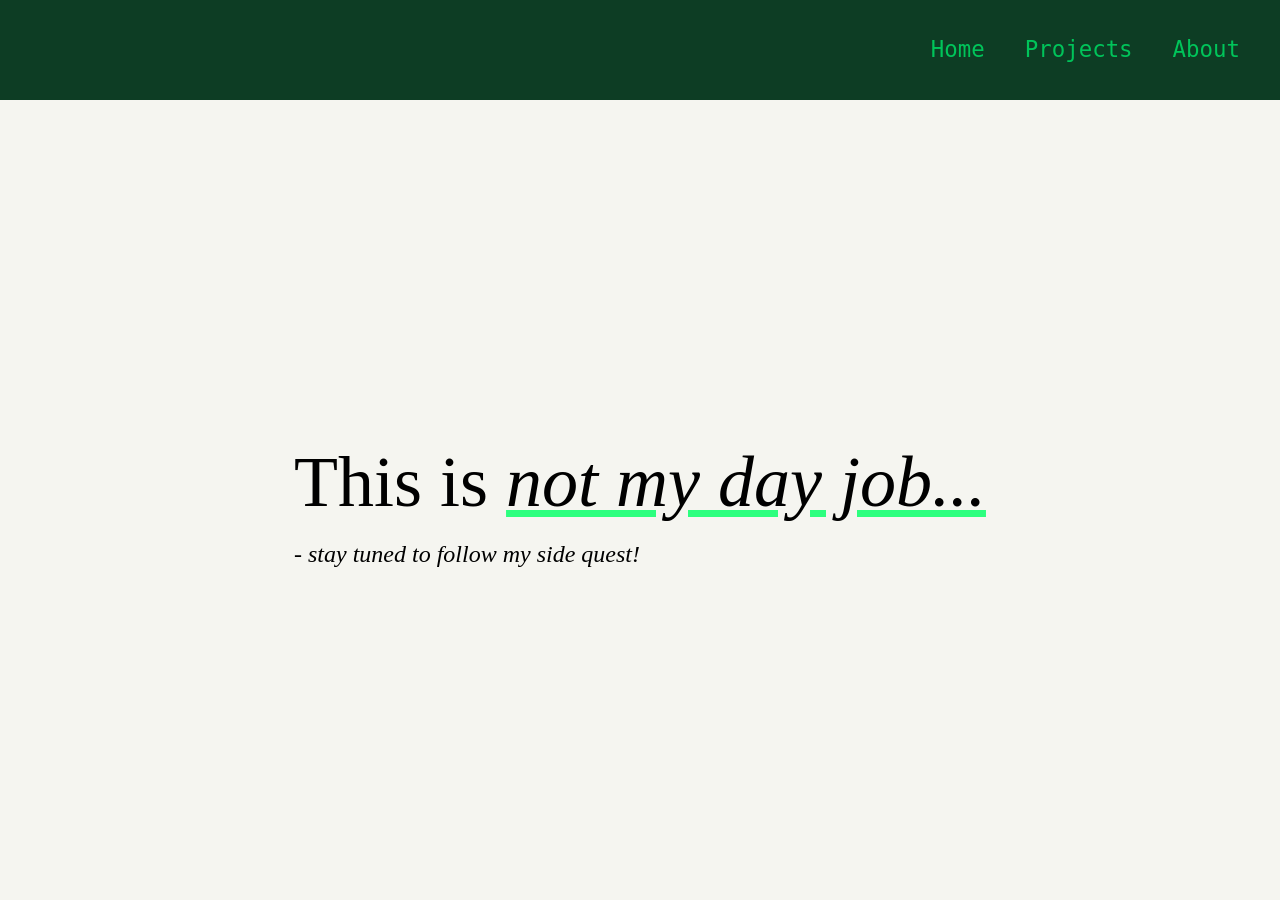
<file: index.html>
<!DOCTYPE html>
<html lang="en">
<head>
    <meta charset="UTF-8">
    <meta name="viewport" content="width=device-width, initial-scale=1.0">
    <link rel="stylesheet" href="styles/styles.css">
    <title>Not my day job</title>
</head>
<body>
    <header></header>
    <div class="container">
        <div class="header">
            <a href="index.html" class="header-link header-link-home">Home</a>
            <a href="pages/projects.html" class="header-link header-link-projects">Projects</a>
            <a href="pages/about.html" class="header-link header-link-about">About</a>
        </div>
        <div>
            <h1>This is <span class="emphasis underline">not my day job...</span></h1>
            <div class="teaser-text">
                <span class="emphasis">- stay tuned to follow my side quest!</span>
            </div>
        </div>
    </div>
    <footer></footer>
</body>
</html>
</file>
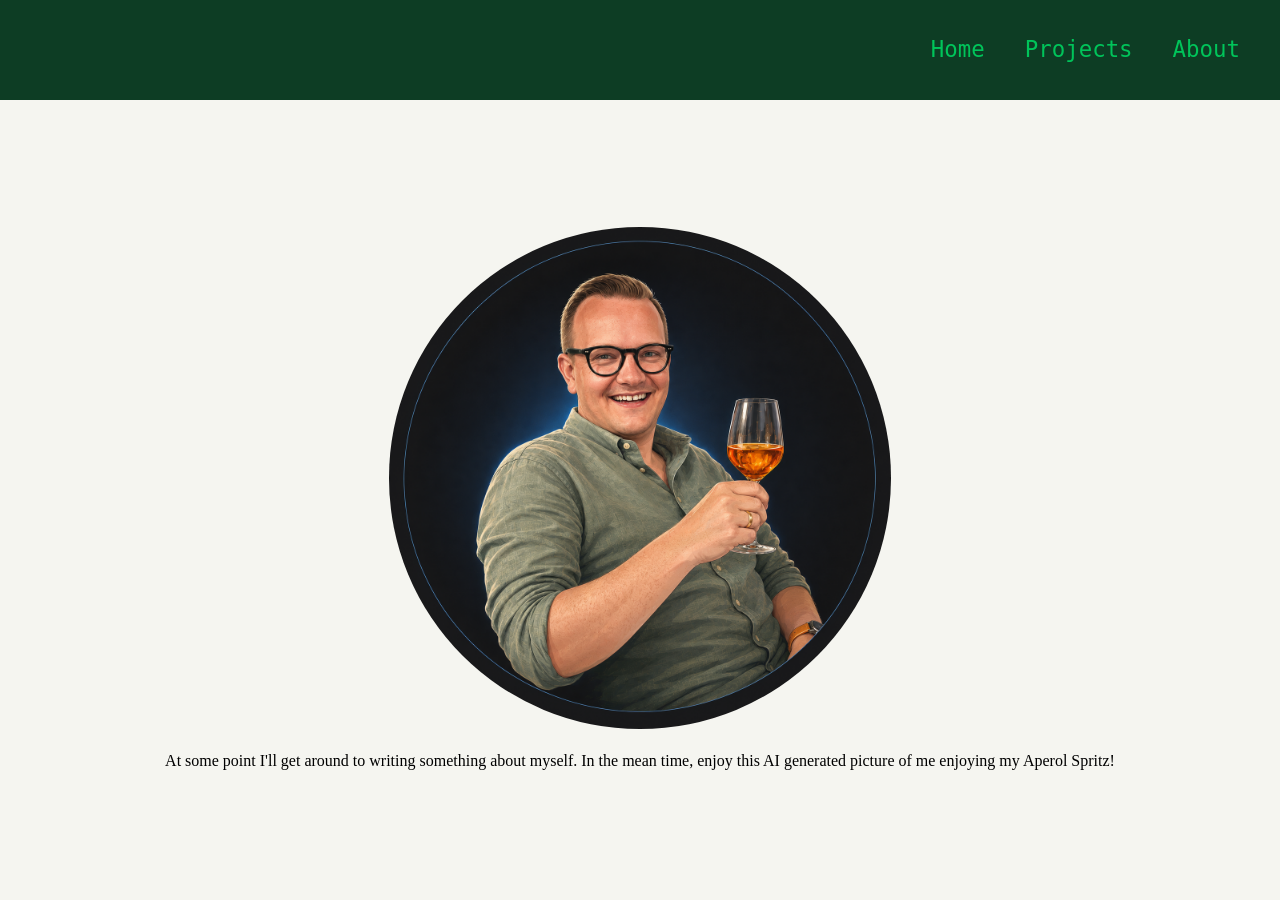
<file: pages/about.html>
<!DOCTYPE html>
<html lang="en">

<head>
    <meta charset="UTF-8">
    <meta name="viewport" content="width=device-width, initial-scale=1.0">
    <link rel="stylesheet" href="../styles/styles.css">
    <title>My projects!</title>
</head>

<body>
    <div class="container">
        <div class="header">
            <a href="../index.html" class="header-link header-link-home">Home</a>
            <a href="projects.html" class="header-link header-link-projects">Projects</a>
            <a href="about.html" class="header-link header-link-about">About</a>
        </div>
        <div class="about-main">
            <img src="../assets/hero.png" class="hero-image" alt="">
            At some point I'll get around to writing something about myself. In the mean time, enjoy this AI generated picture of me enjoying my Aperol Spritz!
        </div>
    </div>
    <footer></footer>
</body>

</html>
</file>
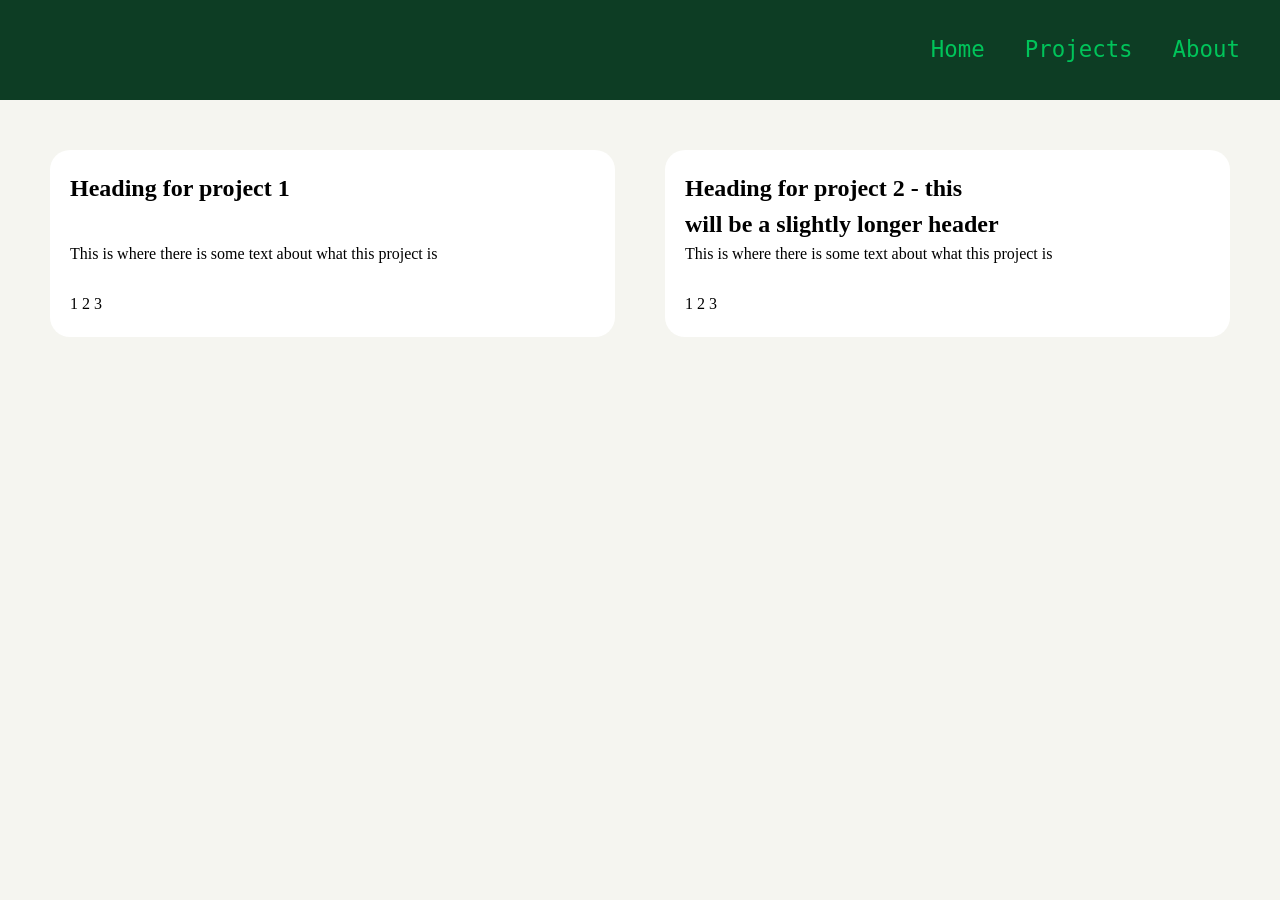
<file: pages/projects.html>
<!DOCTYPE html>
<html lang="en">
<head>
    <meta charset="UTF-8">
    <meta name="viewport" content="width=device-width, initial-scale=1.0">
    <link rel="stylesheet" href="../styles/styles.css">
    <title>My projects!</title>
</head>
<body>
    <div class="projects-container">
        <div class="header">
            <a href="../index.html" class="header-link header-link-home">Home</a>
            <a href="projects.html" class="header-link header-link-projects">Projects</a>
            <a href="about.html" class="header-link header-link-about">About</a>
        </div>
        <div class="projects-main">
            <a href="#" class="card border">
                <h2 class="card-heading">Heading for project 1</h2>
                <div class="card-text">This is where there is some text about what this project is</div>
                <div class="card-stack">
                    1 2 3
                </div>
            </a>
            <a href="#" class="card border">
                <h2 class="card-heading">Heading for project 2 - this will be a slightly longer header</h2>
                <div class="card-text">This is where there is some text about what this project is</div>
                <div class="card-stack">
                    1 2 3
                </div>
            </a>
        </div>
    </div>
    <footer></footer>
</body>
</html>
</file>
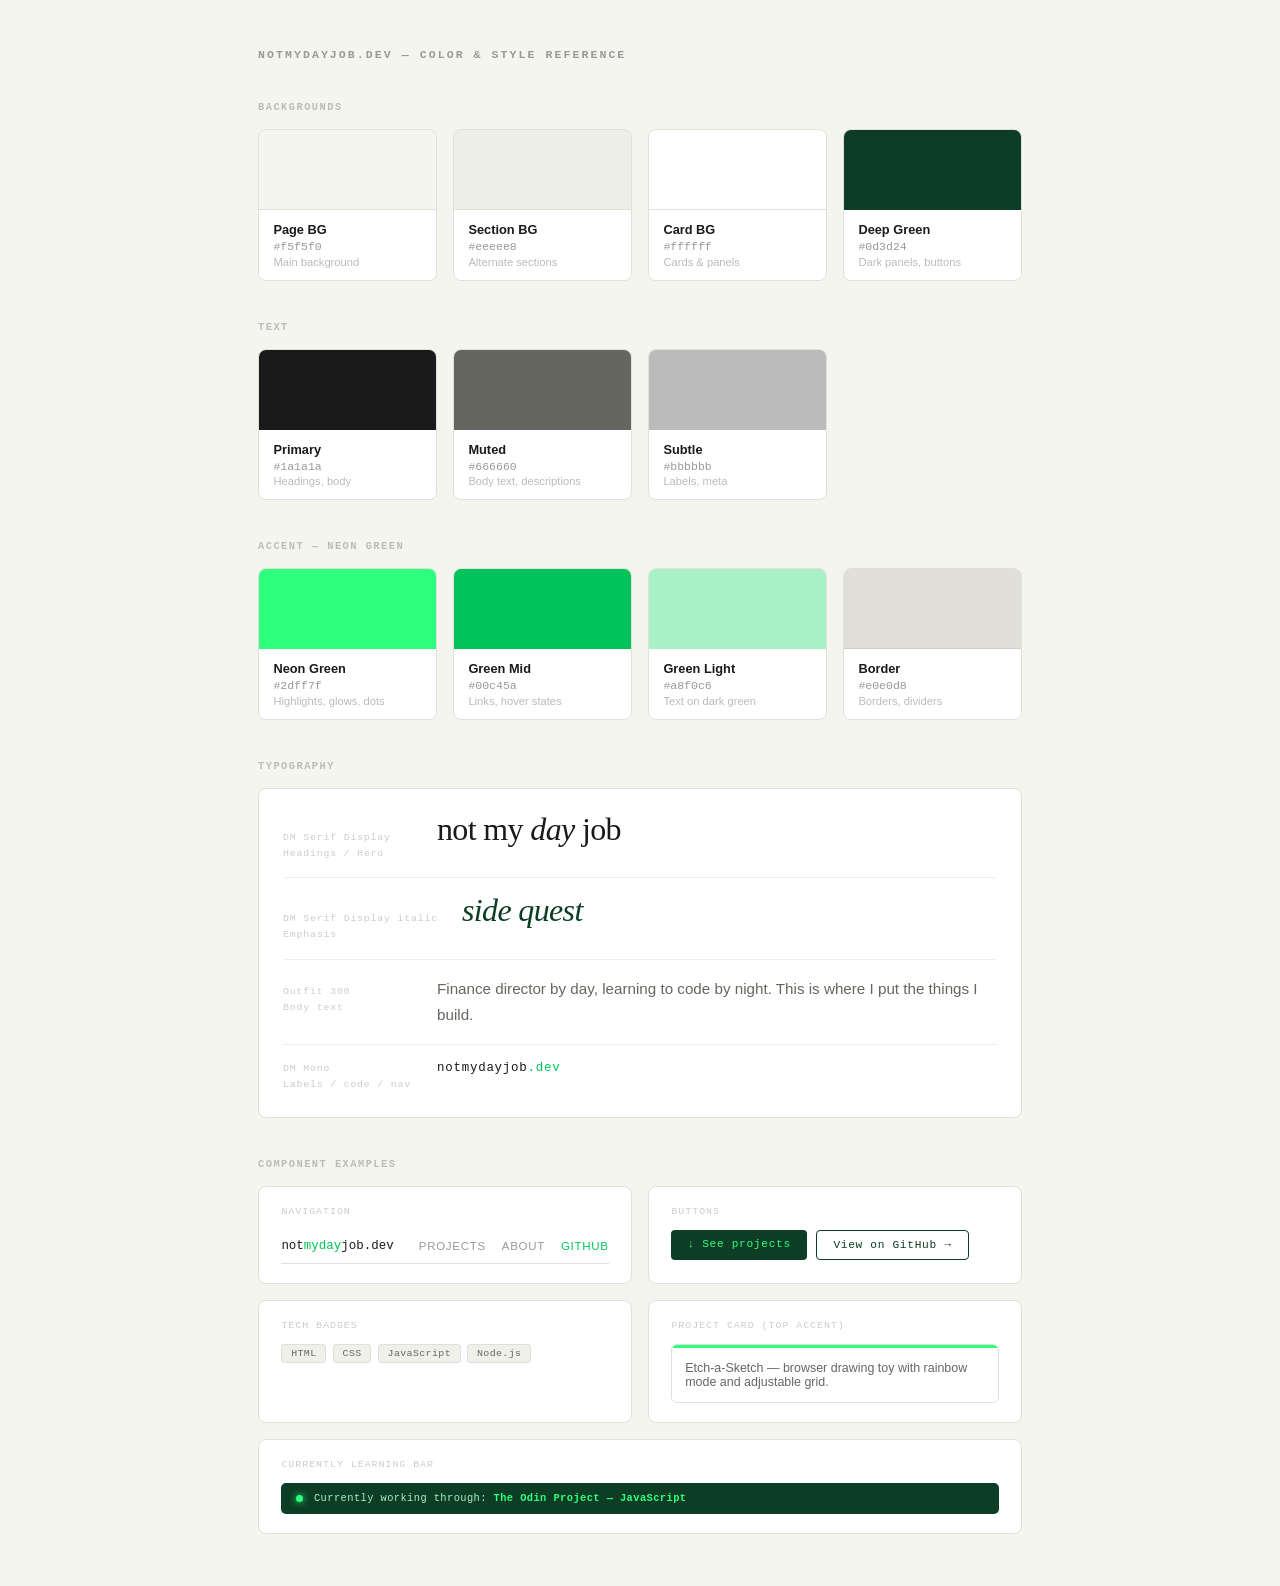
<file: styleguide/notmydayjob.dev — Color Reference.html>
<!DOCTYPE html>
<!-- saved from url=(0058)file:///Users/ulrikwichmann/Downloads/color-reference.html -->
<html lang="en"><head><meta http-equiv="Content-Type" content="text/html; charset=UTF-8">

<meta name="viewport" content="width=device-width, initial-scale=1.0">
<title>notmydayjob.dev — Color Reference</title>
<link href="./notmydayjob.dev — Color Reference_files/css2" rel="stylesheet">
<style>
* { margin: 0; padding: 0; box-sizing: border-box; }
body {
  font-family: 'Outfit', sans-serif;
  background: #f5f5f0;
  color: #1a1a1a;
  padding: 3rem;
  max-width: 860px;
  margin: 0 auto;
}
h1 {
  font-family: 'DM Mono', monospace;
  font-size: 0.72rem;
  letter-spacing: 0.18em;
  text-transform: uppercase;
  color: #999;
  margin-bottom: 2.5rem;
}
h2 {
  font-family: 'DM Mono', monospace;
  font-size: 0.65rem;
  letter-spacing: 0.14em;
  text-transform: uppercase;
  color: #bbb;
  margin-bottom: 1rem;
  margin-top: 2.5rem;
}
.swatch-row {
  display: grid;
  grid-template-columns: repeat(auto-fill, minmax(160px, 1fr));
  gap: 1rem;
}
.swatch { border-radius: 8px; overflow: hidden; border: 1px solid #e0e0d8; }
.swatch-color { height: 80px; width: 100%; }
.swatch-info { background: white; padding: 0.75rem 0.9rem; }
.swatch-name { font-size: 0.8rem; font-weight: 600; color: #1a1a1a; margin-bottom: 0.2rem; }
.swatch-hex { font-family: 'DM Mono', monospace; font-size: 0.72rem; color: #999; }
.swatch-role { font-size: 0.7rem; color: #bbb; margin-top: 0.15rem; font-weight: 300; }

.type-row {
  background: white;
  border: 1px solid #e0e0d8;
  border-radius: 8px;
  padding: 1.5rem;
  display: flex;
  flex-direction: column;
  gap: 1rem;
}
.type-sample {
  display: flex;
  align-items: baseline;
  gap: 1.5rem;
  padding-bottom: 1rem;
  border-bottom: 1px solid #f0f0ea;
}
.type-sample:last-child { border-bottom: none; padding-bottom: 0; }
.type-meta {
  font-family: 'DM Mono', monospace;
  font-size: 0.62rem;
  color: #ccc;
  letter-spacing: 0.08em;
  min-width: 130px;
  flex-shrink: 0;
  line-height: 1.6;
}

.usage-row {
  display: grid;
  grid-template-columns: 1fr 1fr;
  gap: 1rem;
}
.usage-card {
  background: white;
  border: 1px solid #e0e0d8;
  border-radius: 8px;
  padding: 1.2rem 1.4rem;
}
.usage-title {
  font-family: 'DM Mono', monospace;
  font-size: 0.62rem;
  letter-spacing: 0.1em;
  color: #ccc;
  text-transform: uppercase;
  margin-bottom: 0.8rem;
}
.ex-nav { display: flex; justify-content: space-between; align-items: center; padding: 0.6rem 0; border-bottom: 1px solid #e0e0d8; }
.ex-nav-logo { font-family: 'DM Mono', monospace; font-size: 0.78rem; color: #1a1a1a; }
.ex-nav-logo span { color: #00c45a; }
.ex-nav-links { display: flex; gap: 1rem; font-size: 0.72rem; font-weight: 500; letter-spacing: 0.06em; text-transform: uppercase; color: #999; }
.ex-buttons { display: flex; gap: 0.6rem; flex-wrap: wrap; margin-top: 0.5rem; }
.btn-primary { background: #0d3d24; color: #2dff7f; font-family: 'DM Mono', monospace; font-size: 0.7rem; padding: 0.5rem 1rem; border-radius: 4px; letter-spacing: 0.06em; }
.btn-ghost { background: transparent; color: #0d3d24; font-family: 'DM Mono', monospace; font-size: 0.7rem; padding: 0.5rem 1rem; border-radius: 4px; letter-spacing: 0.06em; border: 1.5px solid #0d3d24; }
.ex-badges { display: flex; gap: 0.4rem; flex-wrap: wrap; margin-top: 0.5rem; }
.badge { font-family: 'DM Mono', monospace; font-size: 0.62rem; padding: 0.2rem 0.55rem; border-radius: 3px; background: #f0f0ea; color: #666; border: 1px solid #e0e0d8; letter-spacing: 0.04em; }
.ex-card { border: 1px solid #e0e0d8; border-radius: 6px; overflow: hidden; margin-top: 0.5rem; }
.ex-card-top { height: 3px; background: #2dff7f; }
.ex-card-body { padding: 0.8rem; background: white; font-size: 0.78rem; color: #666; font-weight: 300; }
.ex-learning { display: flex; align-items: center; gap: 0.7rem; background: #0d3d24; border-radius: 5px; padding: 0.6rem 0.9rem; margin-top: 0.5rem; }
.l-dot { width: 7px; height: 7px; border-radius: 50%; background: #2dff7f; box-shadow: 0 0 7px #2dff7f; flex-shrink: 0; }
.l-text { font-family: 'DM Mono', monospace; font-size: 0.65rem; color: #a8f0c6; letter-spacing: 0.04em; }
.l-text strong { color: #2dff7f; }
</style>
</head>
<body>

<h1>notmydayjob.dev — color &amp; style reference</h1>

<h2>Backgrounds</h2>
<div class="swatch-row">
  <div class="swatch">
    <div class="swatch-color" style="background:#f5f5f0; border-bottom:1px solid #e0e0d8;"></div>
    <div class="swatch-info"><div class="swatch-name">Page BG</div><div class="swatch-hex">#f5f5f0</div><div class="swatch-role">Main background</div></div>
  </div>
  <div class="swatch">
    <div class="swatch-color" style="background:#eeeee8; border-bottom:1px solid #e0e0d8;"></div>
    <div class="swatch-info"><div class="swatch-name">Section BG</div><div class="swatch-hex">#eeeee8</div><div class="swatch-role">Alternate sections</div></div>
  </div>
  <div class="swatch">
    <div class="swatch-color" style="background:#ffffff; border-bottom:1px solid #e0e0d8;"></div>
    <div class="swatch-info"><div class="swatch-name">Card BG</div><div class="swatch-hex">#ffffff</div><div class="swatch-role">Cards &amp; panels</div></div>
  </div>
  <div class="swatch">
    <div class="swatch-color" style="background:#0d3d24;"></div>
    <div class="swatch-info"><div class="swatch-name">Deep Green</div><div class="swatch-hex">#0d3d24</div><div class="swatch-role">Dark panels, buttons</div></div>
  </div>
</div>

<h2>Text</h2>
<div class="swatch-row">
  <div class="swatch">
    <div class="swatch-color" style="background:#1a1a1a;"></div>
    <div class="swatch-info"><div class="swatch-name">Primary</div><div class="swatch-hex">#1a1a1a</div><div class="swatch-role">Headings, body</div></div>
  </div>
  <div class="swatch">
    <div class="swatch-color" style="background:#666660;"></div>
    <div class="swatch-info"><div class="swatch-name">Muted</div><div class="swatch-hex">#666660</div><div class="swatch-role">Body text, descriptions</div></div>
  </div>
  <div class="swatch">
    <div class="swatch-color" style="background:#bbbbbb;"></div>
    <div class="swatch-info"><div class="swatch-name">Subtle</div><div class="swatch-hex">#bbbbbb</div><div class="swatch-role">Labels, meta</div></div>
  </div>
</div>

<h2>Accent — Neon Green</h2>
<div class="swatch-row">
  <div class="swatch">
    <div class="swatch-color" style="background:#2dff7f;"></div>
    <div class="swatch-info"><div class="swatch-name">Neon Green</div><div class="swatch-hex">#2dff7f</div><div class="swatch-role">Highlights, glows, dots</div></div>
  </div>
  <div class="swatch">
    <div class="swatch-color" style="background:#00c45a;"></div>
    <div class="swatch-info"><div class="swatch-name">Green Mid</div><div class="swatch-hex">#00c45a</div><div class="swatch-role">Links, hover states</div></div>
  </div>
  <div class="swatch">
    <div class="swatch-color" style="background:#a8f0c6;"></div>
    <div class="swatch-info"><div class="swatch-name">Green Light</div><div class="swatch-hex">#a8f0c6</div><div class="swatch-role">Text on dark green</div></div>
  </div>
  <div class="swatch">
    <div class="swatch-color" style="background:#e0e0d8; border-bottom:1px solid #ccc;"></div>
    <div class="swatch-info"><div class="swatch-name">Border</div><div class="swatch-hex">#e0e0d8</div><div class="swatch-role">Borders, dividers</div></div>
  </div>
</div>

<h2>Typography</h2>
<div class="type-row">
  <div class="type-sample">
    <div class="type-meta">DM Serif Display<br>Headings / Hero</div>
    <div style="font-family:&#39;DM Serif Display&#39;,serif; font-size:2rem; color:#1a1a1a; letter-spacing:-0.02em; line-height:1;">not my <em>day</em> job</div>
  </div>
  <div class="type-sample">
    <div class="type-meta">DM Serif Display italic<br>Emphasis</div>
    <div style="font-family:&#39;DM Serif Display&#39;,serif; font-size:2rem; color:#0d3d24; font-style:italic; letter-spacing:-0.02em; line-height:1;">side quest</div>
  </div>
  <div class="type-sample">
    <div class="type-meta">Outfit 300<br>Body text</div>
    <div style="font-family:&#39;Outfit&#39;,sans-serif; font-weight:300; font-size:0.95rem; color:#666660; line-height:1.7;">Finance director by day, learning to code by night. This is where I put the things I build.</div>
  </div>
  <div class="type-sample">
    <div class="type-meta">DM Mono<br>Labels / code / nav</div>
    <div style="font-family:&#39;DM Mono&#39;,monospace; font-size:0.78rem; color:#1a1a1a; letter-spacing:0.06em;">notmydayjob<span style="color:#00c45a;">.dev</span></div>
  </div>
</div>

<h2>Component Examples</h2>
<div class="usage-row">
  <div class="usage-card">
    <div class="usage-title">Navigation</div>
    <div class="ex-nav">
      <div class="ex-nav-logo">not<span>myday</span>job.dev</div>
      <div class="ex-nav-links"><span>Projects</span><span>About</span><span style="color:#00c45a;">GitHub</span></div>
    </div>
  </div>
  <div class="usage-card">
    <div class="usage-title">Buttons</div>
    <div class="ex-buttons">
      <div class="btn-primary">↓ See projects</div>
      <div class="btn-ghost">View on GitHub →</div>
    </div>
  </div>
  <div class="usage-card">
    <div class="usage-title">Tech Badges</div>
    <div class="ex-badges">
      <span class="badge">HTML</span><span class="badge">CSS</span><span class="badge">JavaScript</span><span class="badge">Node.js</span>
    </div>
  </div>
  <div class="usage-card">
    <div class="usage-title">Project Card (top accent)</div>
    <div class="ex-card">
      <div class="ex-card-top"></div>
      <div class="ex-card-body">Etch-a-Sketch — browser drawing toy with rainbow mode and adjustable grid.</div>
    </div>
  </div>
  <div class="usage-card" style="grid-column: 1 / -1;">
    <div class="usage-title">Currently Learning Bar</div>
    <div class="ex-learning">
      <div class="l-dot"></div>
      <div class="l-text">Currently working through: <strong>The Odin Project — JavaScript</strong></div>
    </div>
  </div>
</div>



</body></html>
</file>
<file: styles/styles.css>
@import url("reset.css");

:root {
    --page-background: #f5f5f0;
    --header-background: #0d3d24;
    --link-primary-color: #00c45a;
    --card-primary-color: #ffffff;
    --card-shade: #a8f0c6;
}

* {
    font-family: "Raleway";
}

body {
    background-color: var(--page-background);
}

h1 {
    font-family: DM Serif Display;
    font-weight: 500;
    font-size: 72px;
    margin: 0
}

.teaser-text {
    font-family: DM Serif Display;
    font-size: 24px;
}

.container,
.projects-container {
    display: grid;
    grid-template-rows: 100px 1fr;
    justify-items: center;
    align-items: center;
    height: 100vh;
    width: 100vw;
}

.projects-container {
    align-items: start;
}

.projects-main {
    display: grid;
    width: 100%;
    grid-template-columns: repeat(auto-fill, minmax(400px, 1fr));
    gap: 50px;
    padding: 50px 50px;
}

.emphasis {
    font-family: DM Serif Display;
    font-style: italic;
}

.underline {
    text-decoration: underline;
    text-decoration-color: #2dff7f;
}

.header {
    display: flex;
    justify-content: end;
    align-items: center;
    gap: 40px;
    padding-right: 40px;
    background-color: var(--header-background);
    width: 100vw;
    height: 100%
}

.header-link,
.header-link:visited {
    text-decoration: none;
    color: var(--link-primary-color);
    font-family: 'DM Mono', monospace;
    font-size: 1.4rem;
}

.card {
    background-color: var(--card-primary-color);
    z-index: 1;
    border-radius: 20px;
    transition: all 0.5s ease-in-out;
    padding: 20px;

}

.card:hover {
    box-shadow: 0px 0px 15px 5px var(--card-shade);
    transform: scale(1.1);
}

.hero-image {
    border-radius: 50%;
    width: 40%;
}

.about-main {
    display: flex;
    flex-direction: column;
    gap: 20px;
    align-items: center;
}

.card {
    display: grid;
    grid-template-rows: subgrid;
    grid-row: span 3;
    gap: 0;
}

a.card {
    text-decoration: none;
    color: inherit;
}



/* .border {
    border: solid 2px red;
} */
</file>
